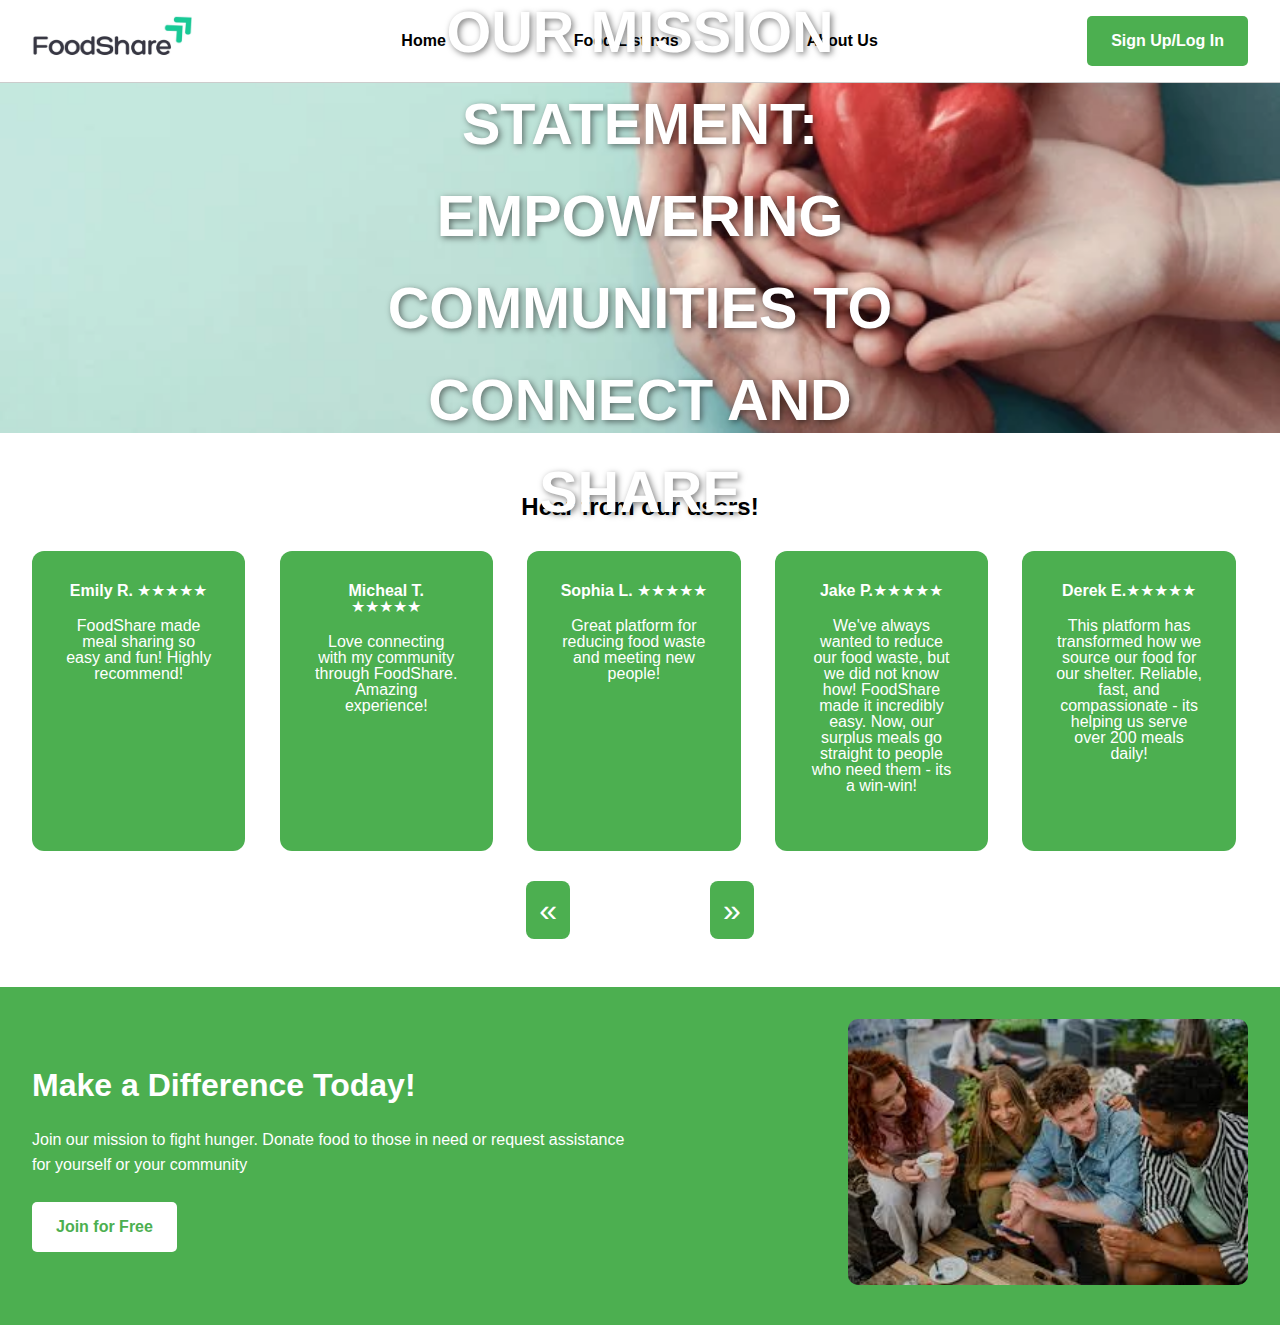
<file: index.html>
<!DOCTYPE html>
<html lang="en">
<head>
    <meta charset="UTF-8">
    <meta name="viewport" content="width=device-width, initial-scale=1.0">
    <title>Home | FoodShare</title>
    <script src="/scripts/script.js" defer></script>
    <script src="/scripts/carousel.js" defer></script>
    <link rel="stylesheet" href="style.css" />
</head>
<body>
    <header>
        <nav class="navbar">
            <div class="logo">
               <a href="/"><img src="assets/logo.jpeg" alt="FoodShare Logo"></a> 
            </div>
            <ul class="nav-links">
                <li><a href="/">Home</a></li>
                <li><a href="/foodlistings.html">Food Listings</a></li>
                <li><a href="/about.html">About Us</a></li>
            </ul>
            <div class="nav-right">
                <a href="login.html" class="join-btn-2">Sign Up/Log In</a>
            </div>
        </nav>
    </header>
   
    <section class="hero">
        <img src="assets/hero.webp" alt="Hero Image">
        <div class="hero-text">
            <h1>OUR MISSION STATEMENT: EMPOWERING COMMUNITIES TO CONNECT AND SHARE</h1>
        </div>
    </section>


    <section class="testimonials">
        <h2>Hear from our users!</h2>
        <div class="testimonial-container">
          <div class="testimonial hdcarousel_item">
            <p class="reviewer-name"><strong>Emily R.</strong> ★★★★★</p>
            <p>FoodShare made meal sharing so easy and fun! Highly recommend!</p>
          </div>
          <div class="testimonial hdcarousel_item">
            <p class="reviewer-name"><strong>Micheal T.</strong> ★★★★★</p>
            <p>Love connecting with my community through FoodShare. Amazing experience!</p>
          </div>
          <div class="testimonial hdcarousel_item">
            <p class="reviewer-name"><strong>Sophia L.</strong> ★★★★★</p>
            <p>Great platform for reducing food waste and meeting new people!</p>
          </div>
          <div class="testimonial hdcarousel_item">
            <p class="reviewer-name"><strong>Jake P.</strong>★★★★★</p>
            <p>We've always wanted to reduce our food waste, but we did not know how! FoodShare made it incredibly easy. Now, our surplus meals go straight to people who need them - its a win-win!</p>
          </div>
          <div class="testimonial hdcarousel_item">
            <p class="reviewer-name"><strong>Derek E.</strong>★★★★★</p>
            <p> This platform has transformed how we source our food for our shelter. Reliable, fast, and compassionate - its helping us serve over 200 meals daily!</p>
          </div>
          <div class="testimonial hdcarousel_item">
            <p class="reviewer-name"><strong>Anjali M.</strong> ★★★★★</p>
            <p>I had leftover food from a family function, and within minutes, someone came to collect it for distribution. Such a beautiful and efficient system!</p>
          </div>
          <div class="testimonial hdcarousel_item">
            <p class="reviewer-name"><strong>Ramesh K.</strong> ★★★★★</p>
            <p>We used to throw away extra bread and vegetables at our store. Now, FoodShare connects us to nearby shelters instantly. Truly impactful.</p>
          </div>
          <div class="testimonial hdcarousel_item">
            <p class="reviewer-name"><strong>Fatima Z.</strong> ★★★★★</p>
            <p>Thanks to FoodShare, we’ve been able to feed dozens of people in our community regularly. This platform brings hope and humanity together.</p>
          </div>
          <div class="testimonial hdcarousel_item">
            <p class="reviewer-name"><strong>Nitin B.</strong> ★★★★★</p>
            <p>The real-time alerts and map view make donating surplus food so simple. Proud to be part of this initiative!</p>
          </div>
          <div class="testimonial hdcarousel_item">
            <p class="reviewer-name"><strong>Priya S.</strong> ★★★★★</p>
            <p>FoodShare isn’t just about food—it’s about dignity, care, and kindness. Every donation feels like a small step toward a better world.</p>
          </div>
          
        </div>
    </section>

    <section class="join-section">
        <div class="join-content">
            <h2>Make a Difference Today!</h2>
            <p>Join our mission to fight hunger. Donate food to those in need or request assistance for yourself or your community</p>
            <a class="join-btn" href="login.html">Join for Free</a>
        </div>
        <div class="join-image">
            <img src="assets/people.jpeg" alt="People Talking">
        </div>
    </section>

</body>
</html>
</file>
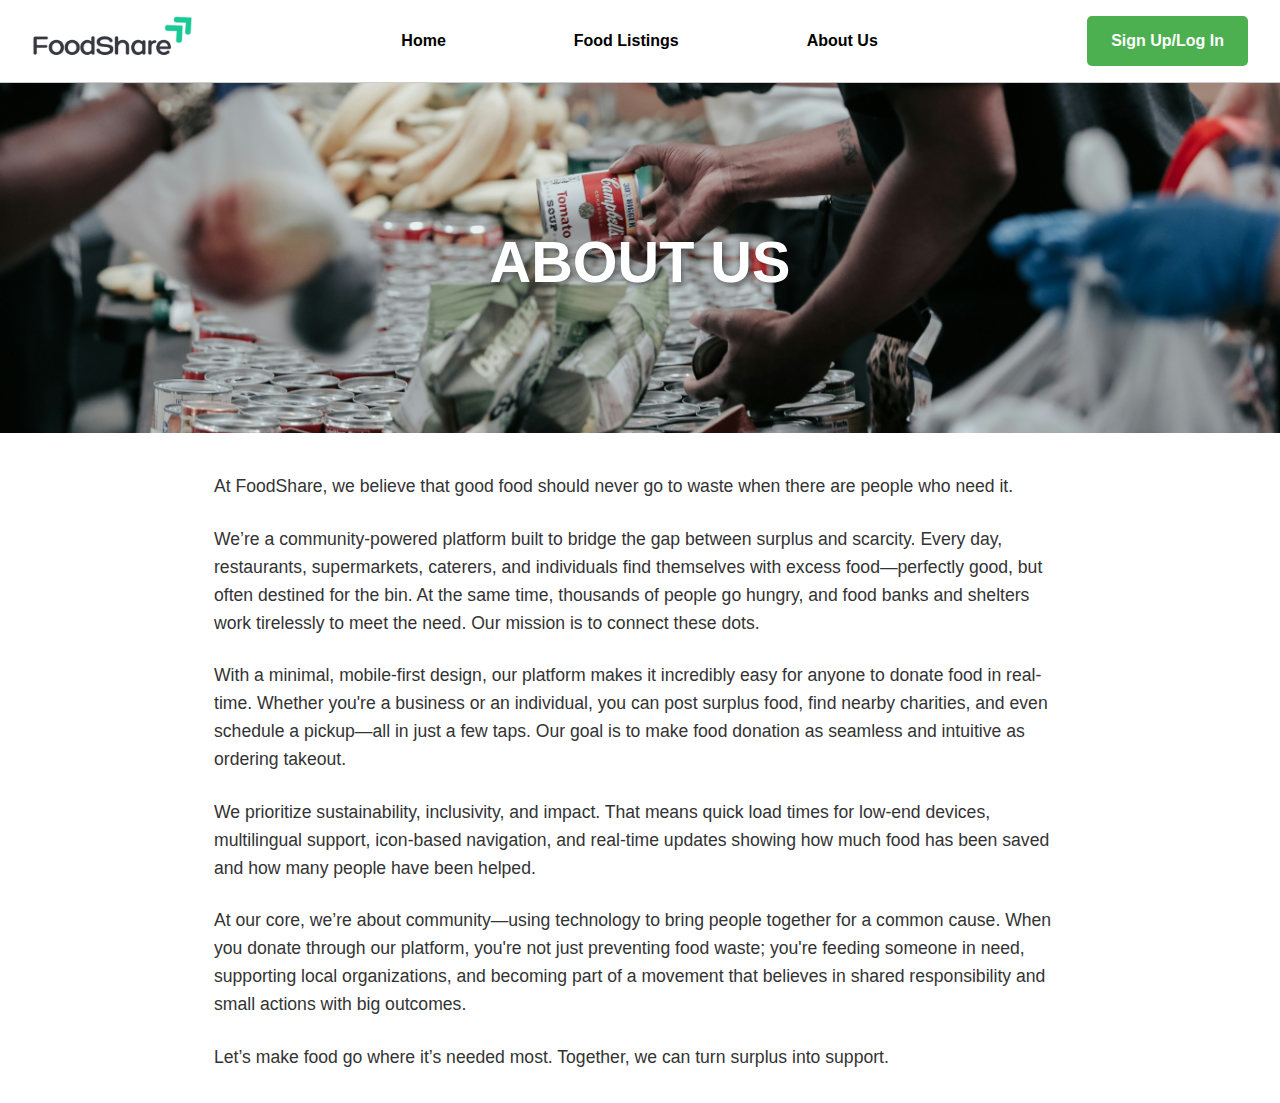
<file: about.html>
<!DOCTYPE html>
<html lang="en">
<head>
    <meta charset="UTF-8">
    <meta name="viewport" content="width=device-width, initial-scale=1.0">
    <title>About Us | FoodShare</title>
    <script src="/scripts/script.js" defer></script>
    <link rel="stylesheet" href="style.css" />
</head>
<body>
    <header>
        <nav class="navbar">
            <div class="logo">
                <a href="/"><img src="assets/logo.jpeg" alt="FoodShare Logo"></a> 
            </div>
            <ul class="nav-links">
                <li><a href="/">Home</a></li>
                <li><a href="/foodlistings.html">Food Listings</a></li>
                <li><a href="/about.html">About Us</a></li>
            </ul>
            <div class="nav-right">
                <a href="login.html" class="join-btn-2">Sign Up/Log In</a>
            </div>
        </nav>
    </header>
    <section class="hero">
        <img src="assets/aboutus.jpg" alt="Hero Image">
        <div class="hero-text">
            <h1>ABOUT US</h1>
        </div>
    </section>
    <section class="text-content">
        <p>
        At FoodShare, we believe that good food should never go to waste when there are people who need it.</p>
        <p>We’re a community-powered platform built to bridge the gap between surplus and scarcity. Every day, restaurants, supermarkets, caterers, and individuals find themselves with excess food—perfectly good, but often destined for the bin. At the same time, thousands of people go hungry, and food banks and shelters work tirelessly to meet the need. Our mission is to connect these dots.</p>
        <p>With a minimal, mobile-first design, our platform makes it incredibly easy for anyone to donate food in real-time. Whether you're a business or an individual, you can post surplus food, find nearby charities, and even schedule a pickup—all in just a few taps. Our goal is to make food donation as seamless and intuitive as ordering takeout.</p>
        <p>We prioritize sustainability, inclusivity, and impact. That means quick load times for low-end devices, multilingual support, icon-based navigation, and real-time updates showing how much food has been saved and how many people have been helped.</p>
        <p>At our core, we’re about community—using technology to bring people together for a common cause. When you donate through our platform, you're not just preventing food waste; you're feeding someone in need, supporting local organizations, and becoming part of a movement that believes in shared responsibility and small actions with big outcomes.</p>
        <p>Let’s make food go where it’s needed most.
            Together, we can turn surplus into support.</p>    
    </section>
</body>
</html>
</file>
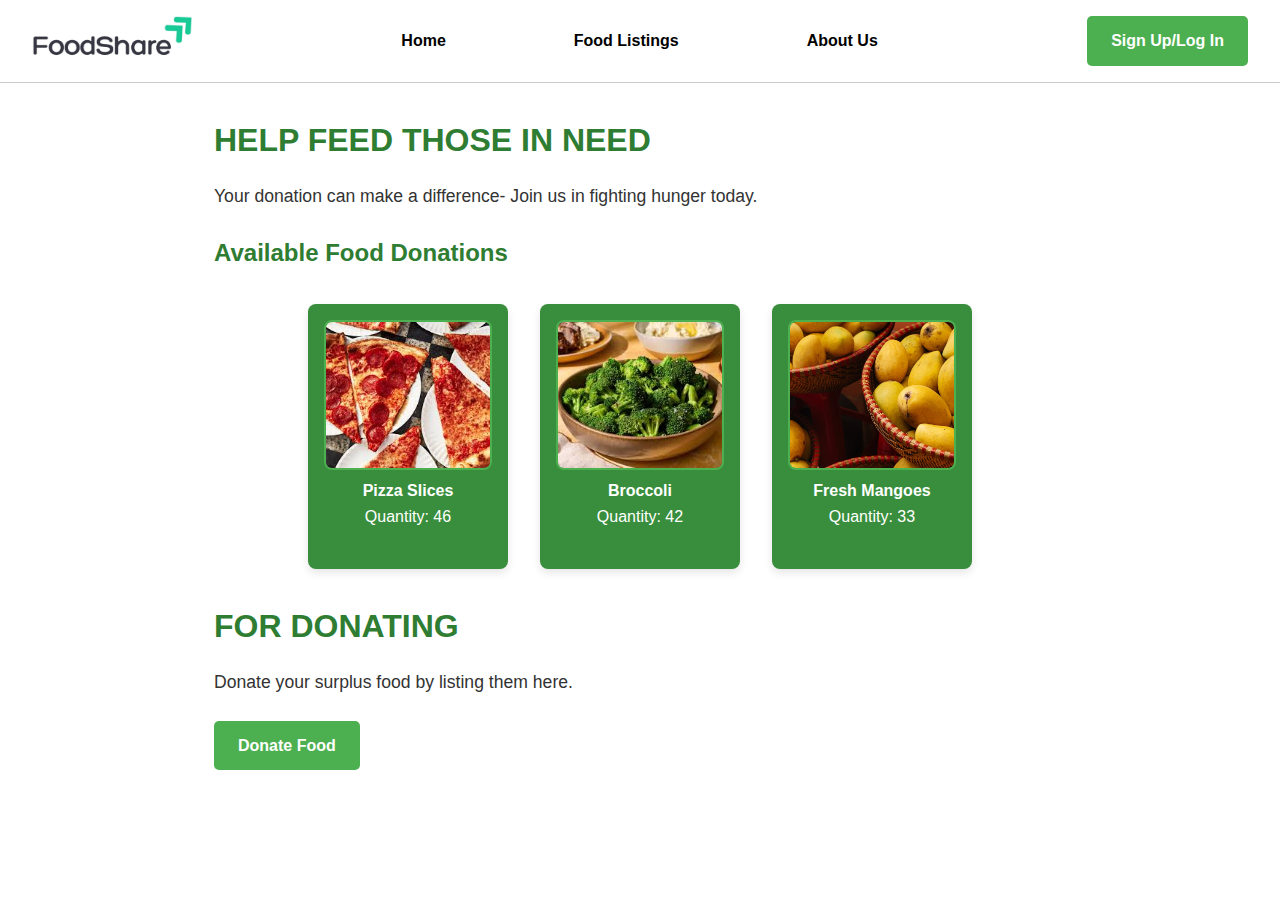
<file: foodlistings.html>
<!DOCTYPE html>
<html lang="en">
<head>
    <meta charset="UTF-8">
    <meta name="viewport" content="width=device-width, initial-scale=1.0">
    <title>About Us | FoodShare</title>
    <script src="/scripts/script.js" defer></script>
    <script src="/scripts/foodlistings.js" defer></script>
    <link rel="stylesheet" href="style.css" />
</head>
<body>
    <header>
        <nav class="navbar">
            <div class="logo">
                <a href="/"><img src="assets/logo.jpeg" alt="FoodShare Logo"></a> 
            </div>
            <ul class="nav-links">
                <li><a href="/">Home</a></li>
                <li><a href="/foodlistings.html">Food Listings</a></li>
                <li><a href="/about.html">About Us</a></li>
            </ul>
            <div class="nav-right">
                <a href="login.html" class="join-btn-2">Sign Up/Log In</a>
            </div>
        </nav>
    </header>

    <main class="text-content">
        <h1>HELP FEED THOSE IN NEED</h1>
        <p>Your donation can make a difference- Join us in fighting hunger today.</p>

        <h2>Available Food Donations</h2>

        <div class="food-grid">
            <div class="food-card">
                <a href="#">
                    <img src="assets/broccoli.jpeg" alt="Food Item #1">
                </a>
                <p><strong>Broccolli</strong><br>Quantity: 32</p>
            </div>
        </div>

    </main>

    <section class="text-content">
        <h1>FOR DONATING</h1>
        <p>Donate your surplus food by listing them here.</p>

        <a id="donate-btn" class="join-btn-2">Donate Food</a>

        <div id="donation-form-container" class="form-popup hidden">
            <form class="donation-form">
                <label for="food">Food type:</label>
                <select name="food" id="food">
                    <option value="" disabled selected>Select an item</option>
                    <option value="Fresh Apples">Fresh Apples</option>
                    <option value="Avocado">Avocado</option>
                    <option value="Bananas">Bananas</option>
                    <option value="Bread">Bread</option>
                    <option value="Broccoli">Broccoli</option>
                    <option value="Jam Jars">Jam Jars</option>
                    <option value="Fresh Mangoes">Fresh Mangoes</option>
                    <option value="Fresh Oranges">Fresh Oranges</option>
                    <option value="Pizza Slices">Pizza Slices</option>
                    <option value="Raw Chicken">Raw Chicken</option>
                    <option value="Raw Rice">Raw Rice</option>
                    <option value="Fresh Strawberries">Fresh Strawberries</option>
                    <option value="Sweet Potatoes">Sweet Potatoes</option>
                    <option value="Tofu">Tofu</option>
                    <option value="Tomatoes">Tomatoes</option>
                </select>

                <label for="quantity">Quantity:</label>
                <input id="quantity" type="number">

                <button id="donation-submit" class="submit">Submit</button>
            </form>
        </div>

    </section>
   
    
</body>
</html>
</file>
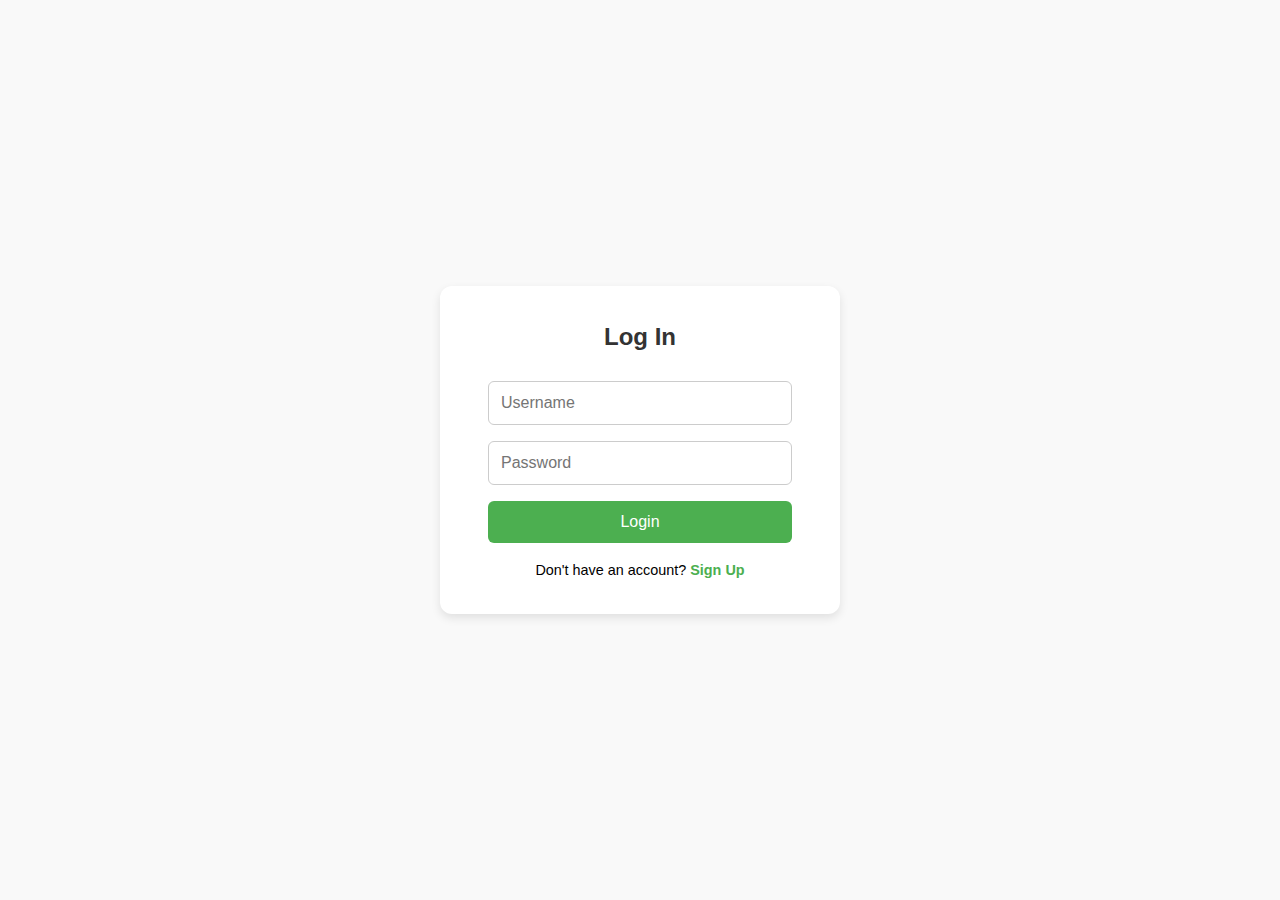
<file: login.html>
<!DOCTYPE html>
<html lang="en">
<head>
    <meta charset="UTF-8">
    <meta name="viewport" content="width=device-width, initial-scale=1.0">
    <title>Login | FoodShare</title>
    <link rel="stylesheet" href="style.css">
    <script src="/scripts/login.js" defer></script>
</head>
<body>
   <div class="auth-container">
        <div class="auth-box">
            <h2 id="form-title">Log In</h2>

            <form id="login-form" class="auth-form">
                <input id="login-username" type="text" placeholder="Username" required />
                <input type="password" id="login-password" placeholder="Password" required />
                <button type="submit" id="login-submit" class="submit">Login</button>
                <p class="toggle-text">Don't have an account? <a class="signup-link">Sign Up</a></p>
            </form>

            <form id="signup-form" class="auth-form hidden">
                <input id="signup-username" type="text" placeholder="Username" required />
                <input id="p1" type="password" placeholder="Password" required />
                <input id="p2" type="password" placeholder="Confirm Password" required />
                <button type="submit" id="signup-submit" class="submit">Sign Up</button>
                <p class="toggle-text">Already have an account? <a class="login-link">Log In</a></p>
            </form>
        </div>
   </div>
</body>
</html>
</file>
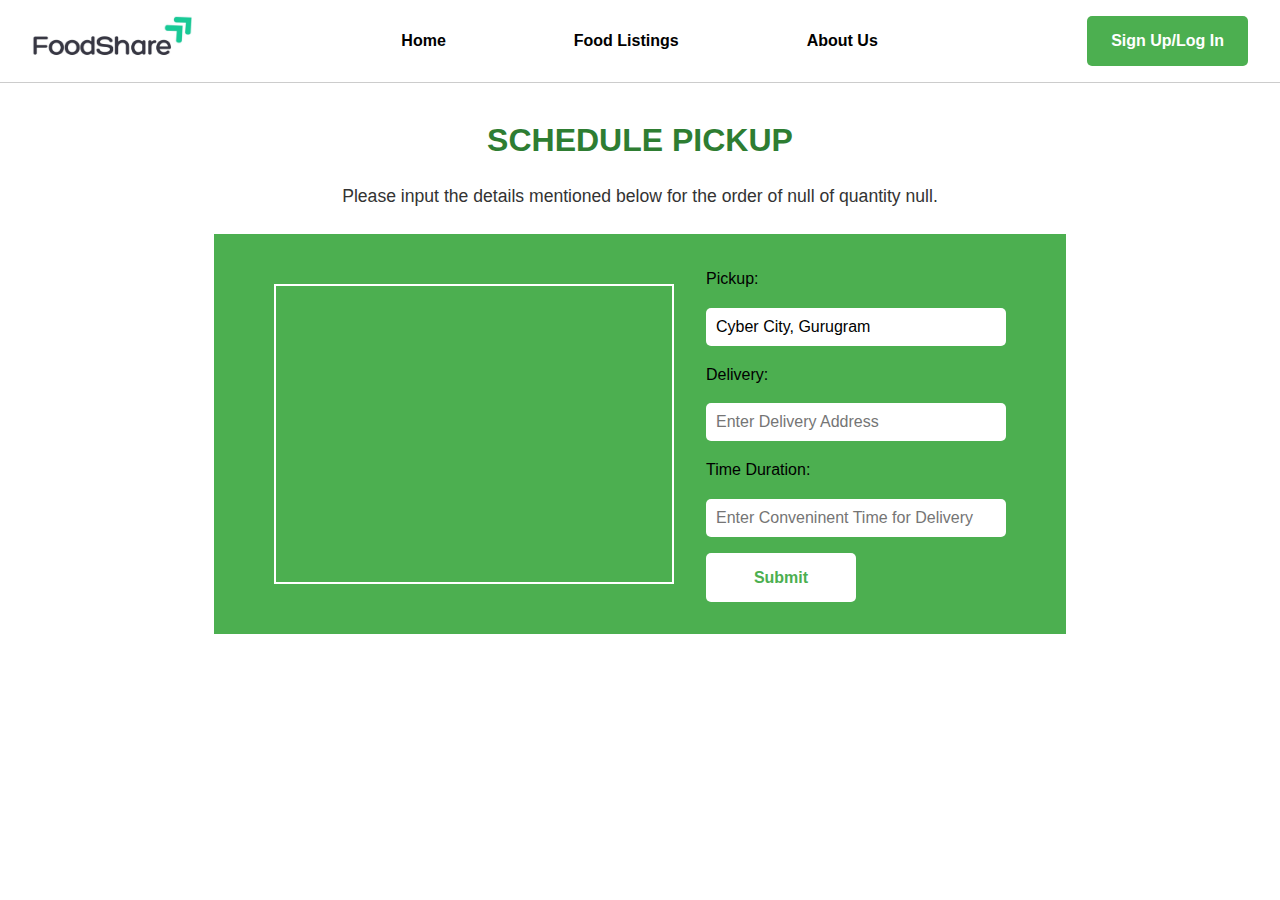
<file: logistics.html>
<!DOCTYPE html>
<html lang="en">
<head>
    <meta charset="UTF-8">
    <meta name="viewport" content="width=device-width, initial-scale=1.0">
    <title> Logistics| FoodShare</title>
    <script src="/scripts/script.js" defer></script>
    <script src="/scripts/logistics.js" defer></script>
    <link rel="stylesheet" href="style.css" />
</head>
<body>
    <header>
        <nav class="navbar">
            <div class="logo">
               <a href="/"><img src="assets/logo.jpeg" alt="FoodShare Logo"></a>
            </div>
            <ul class="nav-links">
                <li><a href="/">Home</a></li>
                <li><a href="/foodlistings.html">Food Listings</a></li>
                <li><a href="/about.html">About Us</a></li>
            </ul>
            <div class="nav-right">
                <a href="login.html" class="join-btn-2">Sign Up/Log In</a>
            </div>
        </nav>
    </header>
    <main class="text-content center">
    <h1>SCHEDULE PICKUP</h1>
    <p>Please input the details mentioned below for the order of <span id="food-name"></span> of quantity <span id="food-quantity"></span>.</p>
    <div class="logistics-container">
        <div class="map-box">
            <iframe
                  id="map-frame"
                  src="https://maps.google.com/maps?q=Gurugram&t=&z=13&ie=UTF8&iwloc=&output=embed"
                  allowfullscreen
                ></iframe>
             </div>
            <div class="pickup-form">
                <label for="pickup">Pickup:</label>
                <input type="text" id="pickup" readonly>

                <label for="delivery">Delivery:</label>
                <input type="text" id="delivery" placeholder="Enter Delivery Address">

                <label for="duration">Time Duration:</label>
                <input type="text" id="duration" placeholder="Enter Conveninent Time for Delivery">

                <a class="join-btn">Submit</a>
            </div>
            </div>
    </main>
    <div class="confirmation-popup" id="confirmationPopup">
        <div class="popup-content text-content center">
            <img src="assets/confirmation.jpg" alt="Confirmation Image">
            <h2>Order Accepted!</h2>
            <p id="orderInfo"></p>
            <p>Your order will be delivered within scheduled time.</p>
            <a href="index.html" class="join-btn-2">Return to Home</a>
        </div>
    </div>


</body>
</html>
</file>
<file: style.css>
* {
  margin: 0;
  padding: 0;
  box-sizing: border-box;
}

body {
  font-family: Arial, sans-serif;
  line-height: 1.6;
}

/* Navbar */
.navbar {
  display: flex;
  justify-content: space-between;
  align-items: center;
  padding: 1rem 2rem;
  background-color: #fff;
  border-bottom: 1px solid #ccc;
}

.logo {
  display: flex;
  align-items: center;
  gap: 10px;
}

.logo img {
  width: 10rem;
  
}

.nav-links {
  display: flex;
  gap: 10vw;
  list-style: none;
}

.nav-links a {
  text-decoration: none;
  color: #000;
  font-weight: bold;
}

.nav-right {
  display: flex;
  align-items: center;
  gap: 10px;
}

.nav-right input {
  padding: 5px 10px;
}

.login-btn {
  background-color: #4CAF50;
  color: white;
  padding: 8px 14px;
  border: none;
  border-radius: 5px;
  cursor: pointer;
}

/* Hero */
.hero {
  position: relative;
  text-align: center;
  color: white;
}

.hero img {
  width: 100%;
  height: 350px;
  object-fit: cover;
}

.hero-text {
  position: absolute;
  top: 50%;
  left: 50%;
  transform: translate(-50%, -50%);
  font-size: 1.8rem;
  font-weight: bold;
  text-shadow: 2px 2px 6px rgba(0, 0, 0, 0.5);
}

/* Testimonials */
.testimonials {
  background-color: #fff;
  padding: 3rem 2rem;
  text-align: center;
}

.testimonial-container {
  margin: 1.5rem 0;
}

.testimonial {
  width: calc(100vw/6);
  max-width: 250px;
  height: 300px;
  border-radius: 8px;
  overflow: hidden;
}



/* Carousel CSS Starts */
.hdcarousel_wrapper {
display: grid;
grid-template-rows: 1fr max-content;
grid-gap: 0.4em;
position: relative;
line-height: 1;
}

.hdcarousel {
position: relative;
overflow-x: clip;
}

.hdcarousel_item {
background-color: #4CAF50;
color: white;
position: absolute;
padding: 2rem;
border-radius: 12px;
top: 0;
transition: all ease-in-out 800ms;
/* box-shadow: 0px 0px 6px #d5cbca, 0px 0px 6px #ffffff; */
}

.hdcarousel_item_active {
background-color: #1f7f22;
top: -1rem;
}

.hdcarousel_nav {
width: 15rem;
margin: 0 auto;
display: flex;
justify-content: space-between;
align-items: center;
}

.hdcarousel_nav_item {
display: inline-block;
padding: 0.4em;
background: #4CAF50;
color: white;
cursor: pointer;
font-size: 2rem;
margin: 0 0.2em;
border-radius: 8px;
transition: all ease-in-out 300ms;
}

.hdcarousel_nav_item:hover {
background-color: #1f7f22;
}

/* .testimonial.active {
  visibility: visible;
}

.testimonial:not(.active) {
  display: none;
} */

/* .testimonial-carousel {
  position: relative;
  height: 200px;
  display: flex;
  justify-content: center;
  align-items: center;
  overflow: hidden;
}

.testimonial-slide {
  background-color: #4CAF50;
  color: white;
  padding: 1rem;
  width: 300px;
  border-radius: 10px;
  text-align: center;
  position: absolute;
  opacity: 0;
  transition: opacity 0.5s ease-in-out;
}

.testimonial-slide.active {
  opacity: 1;
  position: relative;
} */

.reviewer-name {
  margin-bottom: 1.2rem;
}

.arrow {
  background-color: transparent;
  border: none;
  font-size: 2rem;
  cursor: pointer;
}

/* text content */
.text-content {
  max-width: 900px;
  margin: 2rem auto;
  padding: 0 1.5rem;
  text-align: left;
  font-family: 'Segoe UI', Tahoma, Geneva, Verdana, sans-serif;
}

.text-content h1,
.text-content h2 {
  color: #2e7d32; /* Green accent */
  margin-bottom: 1rem;
}

.text-content p {
  color: #333;
  font-size: 1.1rem;
  line-height: 1.6;
  margin-bottom: 1.5rem;
}

.text-highlight {
  color: #4CAF50;
  font-weight: bold;
}

.text-muted {
  color: #777;
  font-size: 0.95rem;
}

/* Call to Action */
.join-section {
  display: flex;
  align-items: center;
  justify-content: space-between;
  background-color: #4CAF50;
  color: white;
  padding: 2rem;
}

.join-content {
  max-width: 50%;
}

.join-content h2 {
  font-size: 2rem;
  margin-bottom: 1rem;
}

.join-content p {
  margin-bottom: 1.5rem;
}

.join-btn {
  display: inline-block;
  background-color: white;
  color: #4CAF50;
  padding: 0.75rem 1.5rem;
  font-size: 1rem;
  font-weight: bold;
  border-radius: 5px;
  cursor: pointer;
  text-decoration: none;
  transition: 350ms;
}

.join-btn:hover,
.join-btn:focus {
  background-color: #2b762e;
  color: white;
}

.join-btn-2 {
  display: inline-block;
  color: white;
  background-color: #4CAF50;
  padding: 0.75rem 1.5rem;
  font-size: 1rem;
  font-weight: bold;
  border-radius: 5px;
  cursor: pointer;
  text-decoration: none;
  transition: 350ms;
}

.join-btn-2:hover,
.join-btn-2:focus {
  background-color: #2b762e;
}

.join-image img {
  width: 400px;
  border-radius: 10px;
}

/* Auth Page Styles */
.auth-container {
  min-height: 100vh;
  display: flex;
  justify-content: center;
  align-items: center;
  background: #f9f9f9;
}

.auth-box {
  background-color: white;
  padding: 2rem 3rem;
  border-radius: 12px;
  box-shadow: 0 4px 10px rgba(0, 0, 0, 0.1);
  width: 100%;
  max-width: 400px;
  text-align: center;
}

.auth-box h2 {
  margin-bottom: 1.5rem;
  color: #333;
}

.auth-form input {
  display: block;
  width: 100%;
  padding: 0.75rem;
  margin-bottom: 1rem;
  border: 1px solid #ccc;
  border-radius: 6px;
  font-size: 1rem;
}

.auth-form button {
  background-color: #4CAF50;
  color: white;
  padding: 0.75rem;
  width: 100%;
  border: none;
  border-radius: 6px;
  font-size: 1rem;
  cursor: pointer;
  transition: background-color 0.3s ease;
}

.auth-form button:hover {
  background-color: #45a049;
}

.toggle-text {
  margin-top: 1rem;
  font-size: 0.9rem;
}

.toggle-text a {
  color: #4CAF50;
  text-decoration: none;
  font-weight: bold;
  cursor: pointer;
}

.hidden {
  display: none;
}

/* Food Listings Page */

.food-grid {
  display: flex;
  justify-content: center;
  flex-wrap: wrap;
  gap: 2rem;
  margin-top: 2rem;
}

.food-card {
  background-color: #388e3c;
  padding: 1rem;
  text-align: center;
  border-radius: 8px;
  width: 200px;
  box-shadow: 0 4px 8px rgba(0,0,0,0.1);
  transition: transform 0.2s ease-in-out;
}

.food-card:hover {
  transform: scale(1.05);
}

.food-card img {
  width: 100%;
  height: 150px;
  object-fit: cover;
  border: 2px solid #4CAF50;
  border-radius: 8px;
}

.food-card p {
  color: white;
  font-size: 1rem;
}
/* For logistics  */


.logistics-container {
  background-color: #4CAF50;
  display: flex;
  justify-content: center;
  align-items: center;
  padding: 2rem;
  gap: 2rem;
  flex-wrap: wrap;
}

.map-box {
  width: 400px;
  height: 300px;
  border: 2px solid white;
}

.map-box iframe {
  width: 100%;
  height: 100%;
  border: 0;
}

.pickup-form {
  display: flex;
  flex-direction: column;
  gap: 1rem;
}

.pickup-form input {
  padding: 10px;
  font-size: 1rem;
  width: 300px;
  border-radius: 5px;
  border: none;
}

.pickup-form .join-btn {
  width: 50%;
  text-align: center;
}


.center>h1,
.center>h2,
.center>p {
  text-align: center;
}
.donate-button {
  margin: 1.5rem 0;
  padding: 0.6rem 1.2rem;
  font-size: 1rem;
  background-color: #4CAF50;
  color: white;
  border: none;
  border-radius: 5px;
  cursor: pointer;
}

#donation-form-container {
  margin-top: 1rem;
  background-color: #f5f5f5;
  padding: 1rem 1.5rem;
  border-left: 4px solid #4CAF50;
  border-radius: 8px;
  max-width: 400px;
}

.donation-form label {
  margin-top: 0.5rem;
  display: block;
  font-weight: bold;
}

.donation-form input,
.donation-form select,
.donation-form button {
  margin: 0.5rem 0 1rem;
  padding: 0.5rem;
  font-size: 1rem;
  width: 100%;
  box-sizing: border-box;
  border-radius: 4px;
  border: 1px solid #ccc;
}

.hidden {
  display: none;
}

/* popup */

.confirmation-popup {
  position: fixed;
  top: 0;
  left: 0;
  width: 100%;
  height: 100%;
  background-color: rgba(0, 0, 0, 0.7);  /* Darker tint */
  display: flex;
  align-items: center;
  justify-content: center;
  z-index: 1000;
  visibility: hidden;
  opacity: 0;
  transition: opacity 0.3s ease, visibility 0.3s ease;
}

.confirmation-popup.active {
  visibility: visible;
  opacity: 1;
}

.popup-content {
  background-color: #fff;
  padding: 2rem;
  border-radius: 10px;
  text-align: center;
  max-width: 400px;
  width: 80%;
  box-shadow: 0 4px 15px rgba(0, 0, 0, 0.3);
}

.popup-content img {
  width: 40%;
}

.popup-content h2 {
  margin-bottom: 1rem;
  color: #4CAF50;
}

.popup-content p {
  margin-bottom: 1.5rem;
  font-size: 1rem;
  color: #333;
}
</file>
